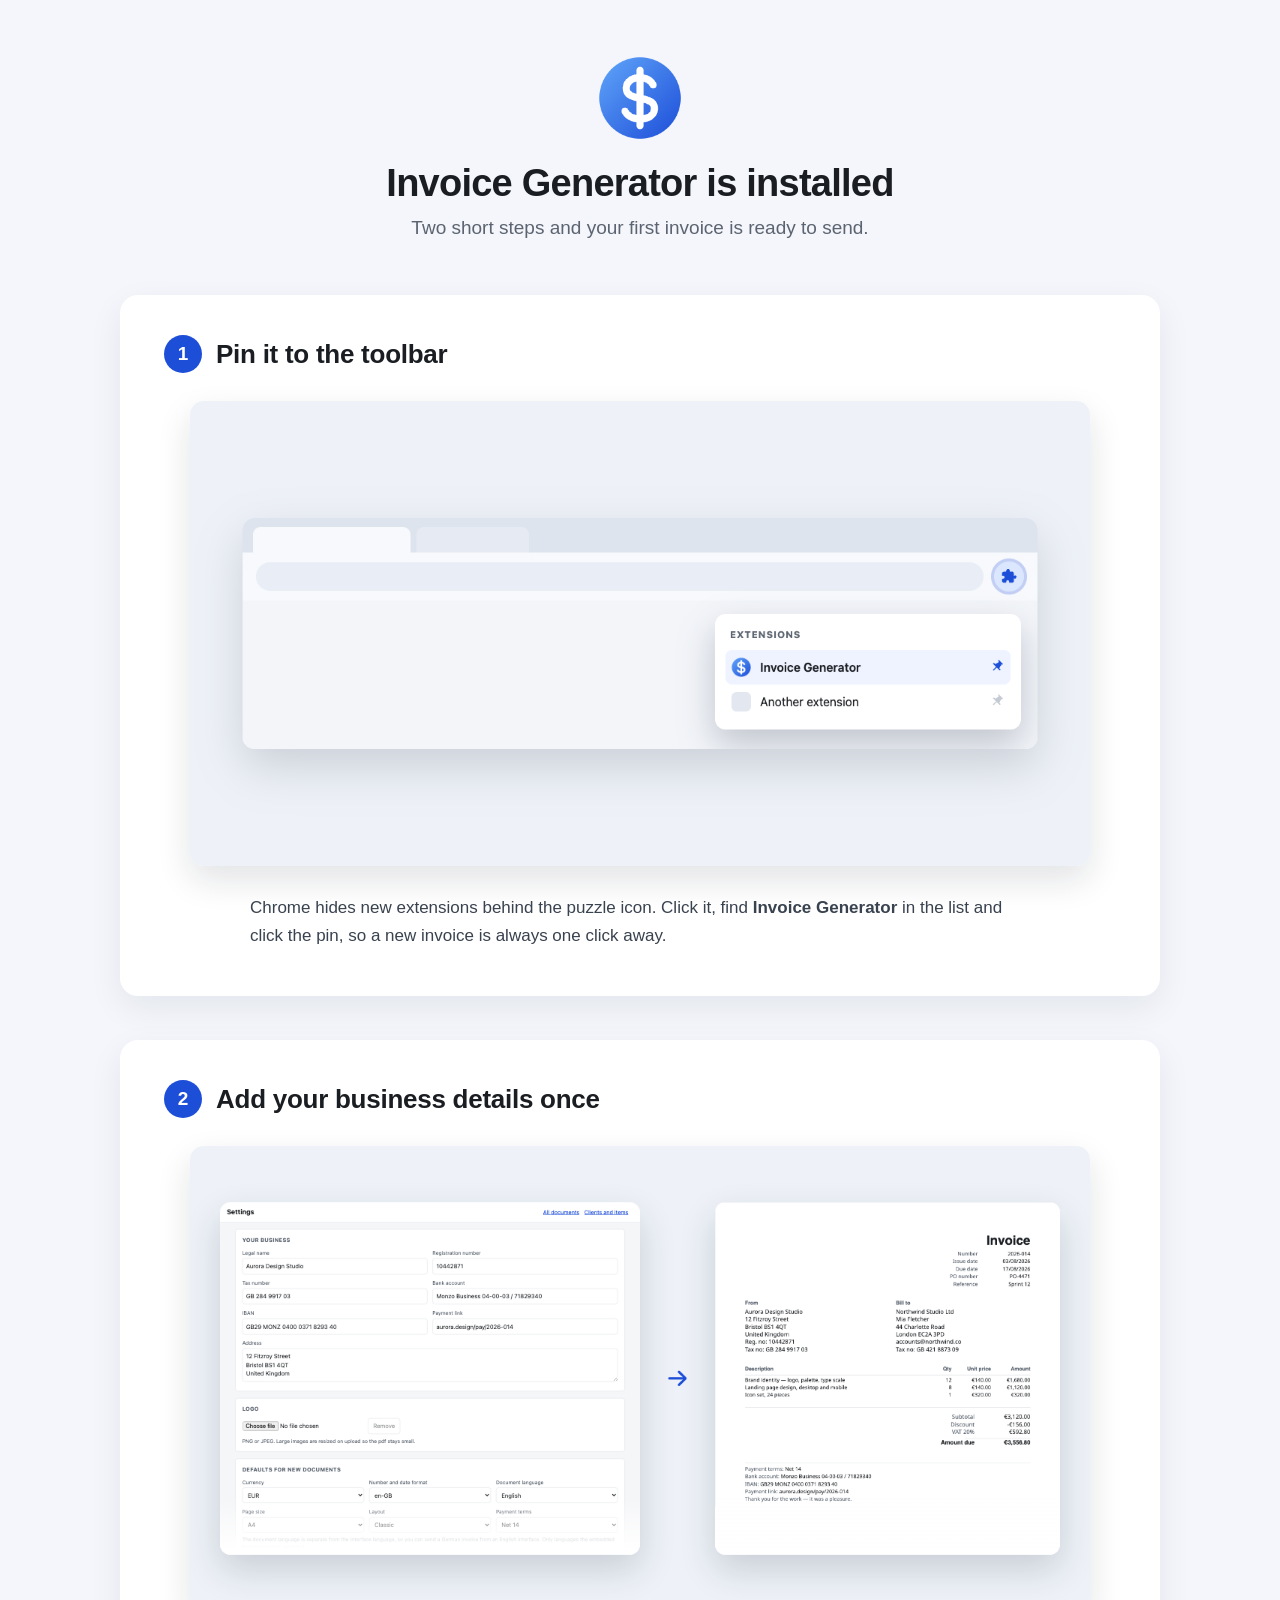
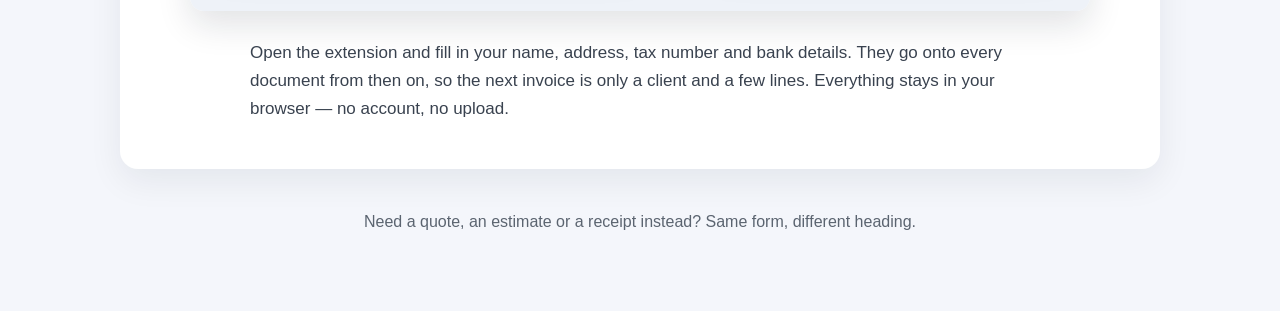
<file: index.html>
<!DOCTYPE html>
<html lang="en">
<head>
    <meta charset="UTF-8"/>
    <title>Welcome – Invoice Generator</title>
    <meta name="viewport" content="width=device-width, initial-scale=1"/>
    <link rel="stylesheet" href="styles.css"/>
</head>
<body>

<main class="container">
    <header class="hero">
        <img class="hero__mark" src="images/icon128.png" alt=""/>
        <h1>Invoice Generator is installed</h1>
        <p class="subtitle">Two short steps and your first invoice is ready to send.</p>
    </header>

    <section class="step">
        <h2><span class="step__num">1</span> Pin it to the toolbar</h2>
        <img src="images/step1.png" alt="The extensions menu in Chrome with Invoice Generator pinned"/>
        <p>
            Chrome hides new extensions behind the puzzle icon. Click it, find
            <strong>Invoice Generator</strong> in the list and click the pin, so a new invoice is
            always one click away.
        </p>
    </section>

    <section class="step">
        <h2><span class="step__num">2</span> Add your business details once</h2>
        <img src="images/step2.png" alt="Settings filled in on the left, the finished document on the right"/>
        <p>
            Open the extension and fill in your name, address, tax number and bank details. They go
            onto every document from then on, so the next invoice is only a client and a few lines.
            Everything stays in your browser — no account, no upload.
        </p>
    </section>

    <p class="footnote">Need a quote, an estimate or a receipt instead? Same form, different heading.</p>
</main>

</body>
</html>
</file>
<file: styles.css>
/* Palette matches the extension icon and the store graphics: royal blue mark,
   slate text, light page. */

* {
    box-sizing: border-box;
}

body {
    margin: 0;
    font-family: -apple-system, BlinkMacSystemFont, "Segoe UI", Roboto, sans-serif;
    color: #1a1d21;
    background: #f4f6fb;
}

.container {
    max-width: 1080px;
    margin: 0 auto;
    padding: 56px 20px 80px;
    text-align: center;
}

.hero__mark {
    width: 84px;
    height: 84px;
    margin-bottom: 18px;
}

h1 {
    margin: 0 0 12px;
    font-size: 38px;
    letter-spacing: -0.02em;
}

.subtitle {
    margin: 0 0 56px;
    color: #5b6470;
    font-size: 19px;
}

.step {
    margin-bottom: 44px;
    padding: 40px 44px 46px;
    border-radius: 18px;
    background: #fff;
    box-shadow: 0 12px 34px rgba(15, 23, 42, 0.07);
    text-align: left;
}

.step h2 {
    display: flex;
    align-items: center;
    gap: 14px;
    margin: 0;
    font-size: 26px;
    letter-spacing: -0.01em;
}

.step__num {
    display: flex;
    align-items: center;
    justify-content: center;
    width: 38px;
    height: 38px;
    border-radius: 50%;
    background: #1d4ed8;
    color: #fff;
    font-size: 19px;
}

.step img {
    display: block;
    width: 100%;
    max-width: 900px;
    margin: 28px auto;
    border-radius: 14px;
    box-shadow: 0 14px 34px rgba(15, 23, 42, 0.12);
}

.step p {
    max-width: 780px;
    margin: 0 auto;
    color: #39424f;
    font-size: 17px;
    line-height: 1.65;
}

.footnote {
    margin: 0;
    color: #5b6470;
    font-size: 16px;
}

@media (max-width: 640px) {
    .step {
        padding: 26px 20px 30px;
    }

    h1 {
        font-size: 28px;
    }
}
</file>
